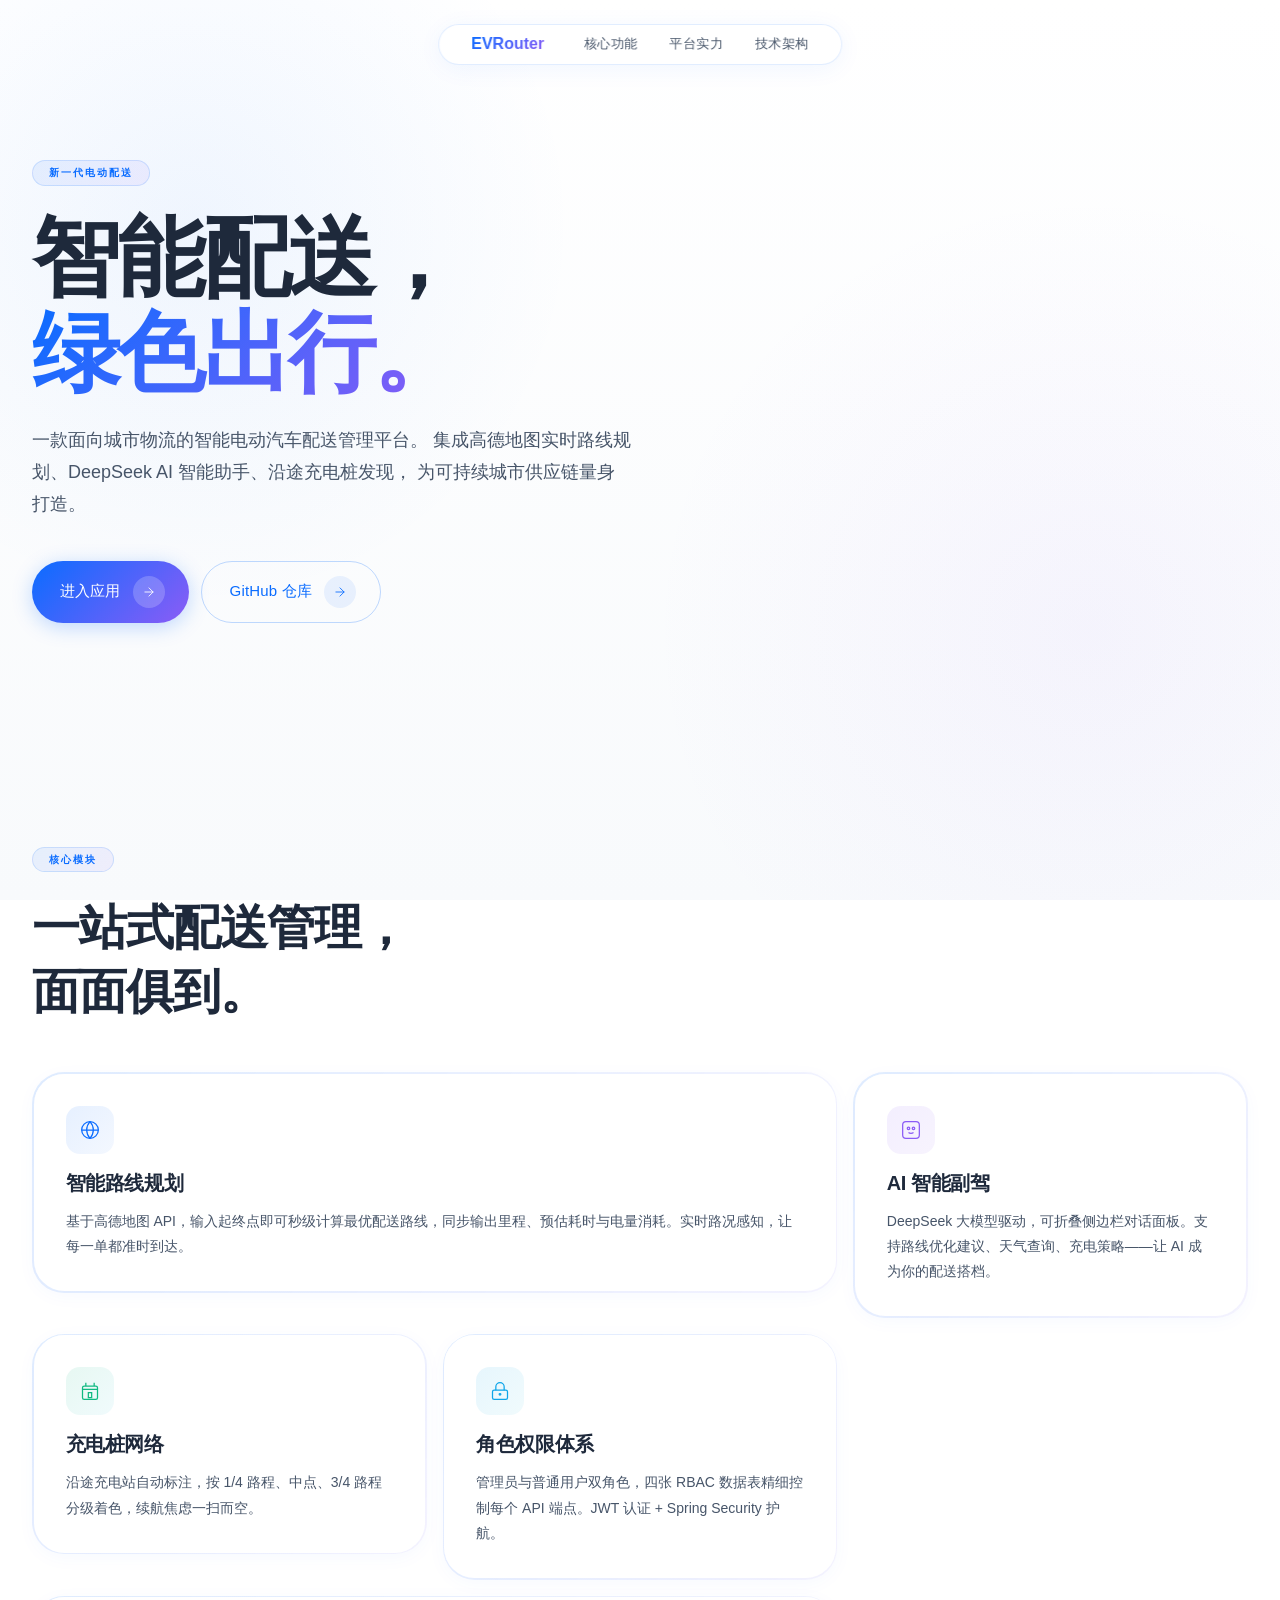
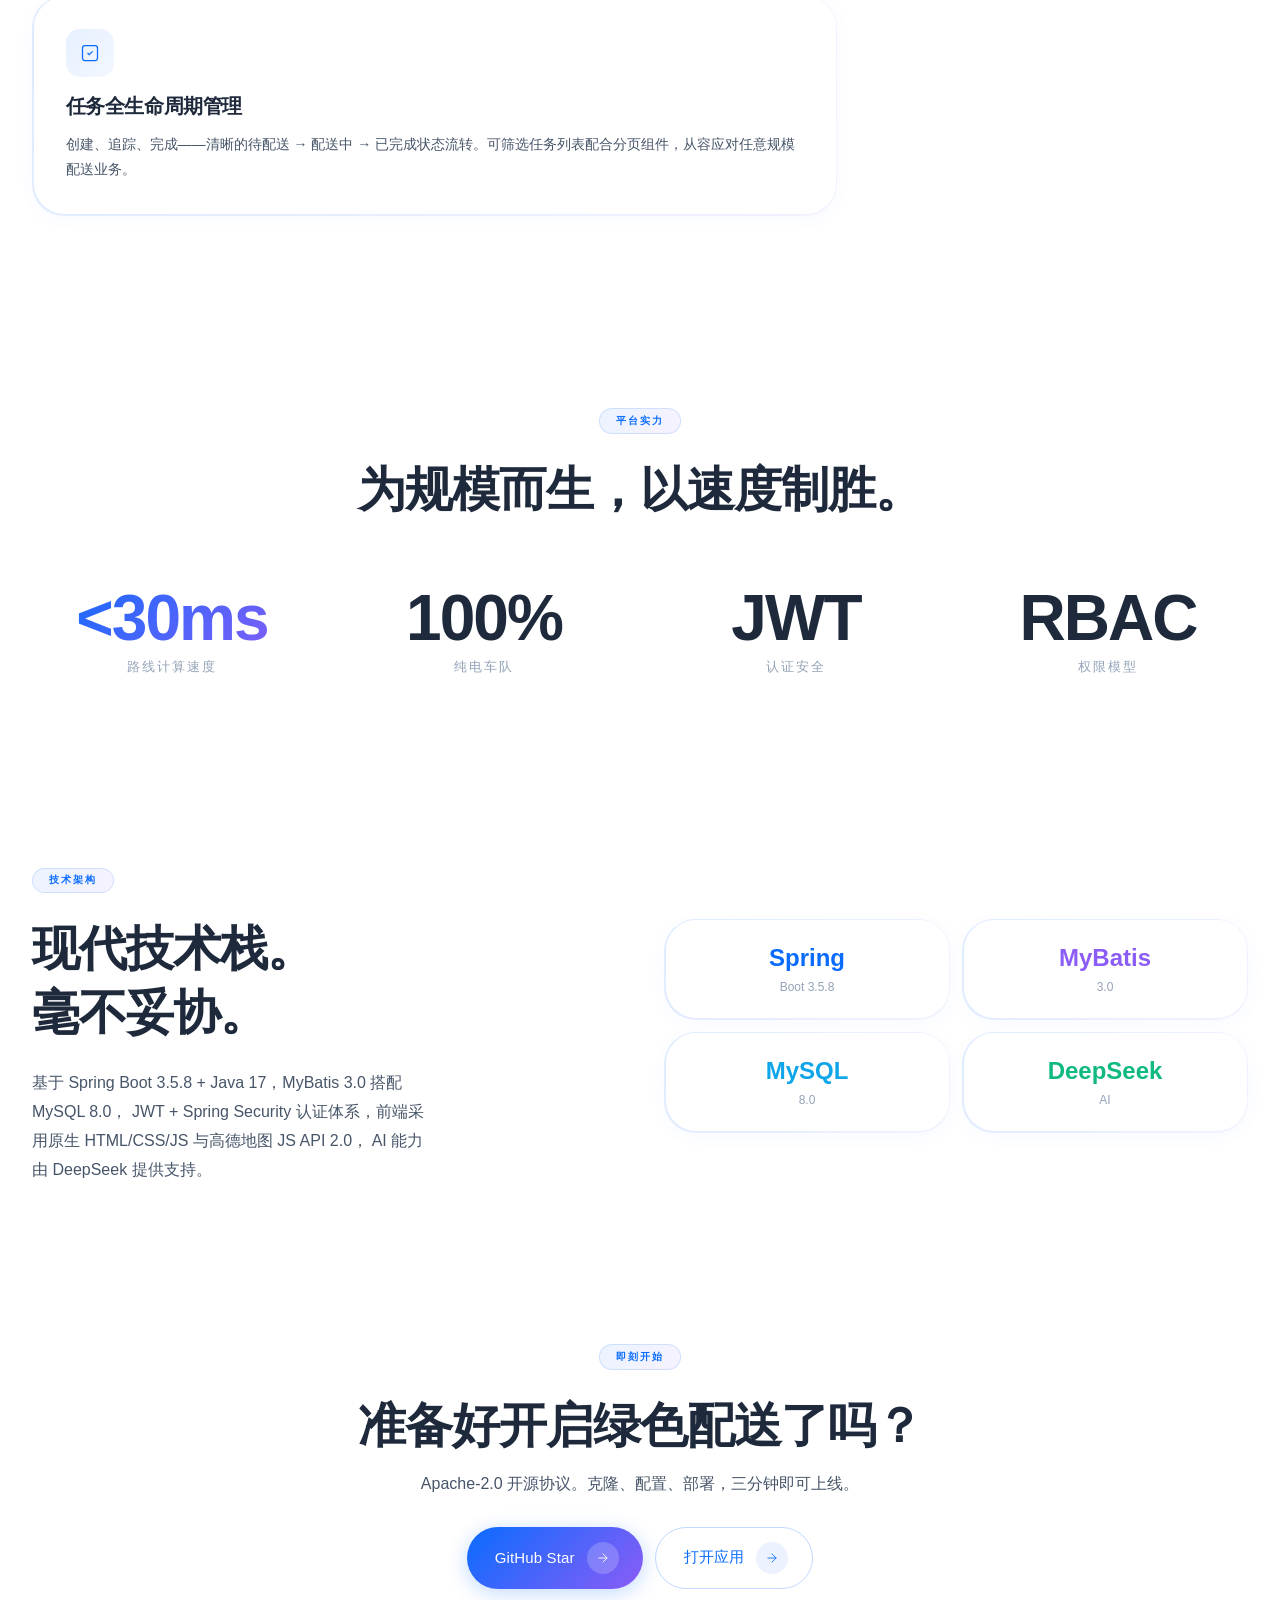
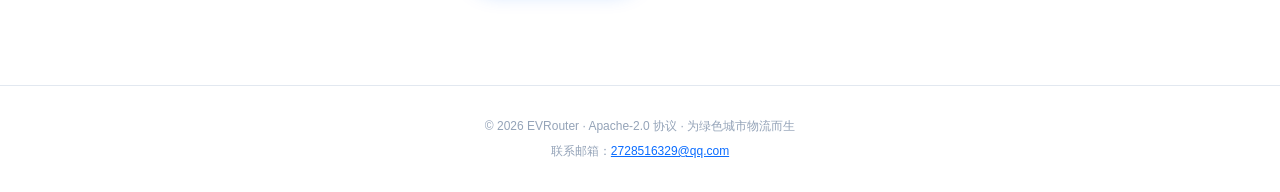
<file: promo.html>
<!DOCTYPE html>
<html lang="zh-CN" class="scroll-smooth">
<head>
  <meta charset="UTF-8">
  <meta name="viewport" content="width=device-width, initial-scale=1.0">
  <title>EVRouter — 智能电动汽车配送管理平台</title>

  <style>
    /* ============================================
       EVRouter 宣传页 — 蓝紫渐变 · 玻璃质感 · Bento
       主色调: #0a6cff / #8b5cf6
       ============================================ */

    *, *::before, *::after { margin: 0; padding: 0; box-sizing: border-box; }

    :root {
      --blue:        #0a6cff;
      --blue-dark:   #0056d6;
      --blue-light:  #3b82f6;
      --purple:      #8b5cf6;
      --purple-dark: #7c3aed;
      --green:       #10b981;
      --cyan:        #0ea5e9;

      --text-primary:   #1e293b;
      --text-secondary: #475569;
      --text-muted:     #94a3b8;
      --text-white:     #ffffff;

      --bg-white:       #ffffff;
      --bg-light:       #f8fafc;
      --border-light:   #e2e8f0;
      --border-medium:  #cbd5e1;

      --glass-bg:       rgba(255,255,255,0.25);
      --glass-bg-solid: rgba(255,255,255,0.85);
      --glass-border:   rgba(255,255,255,0.3);
      --glass-shadow:   0 8px 32px rgba(31,38,135,0.12);

      --radius-sm: 0.75rem;
      --radius-md: 1.25rem;
      --radius-lg: 2rem;

      --ease-spring:   cubic-bezier(0.32,0.72,0,1);
      --ease-out-expo: cubic-bezier(0.16,1,0.3,1);
    }

    html {
      font-family: 'Segoe UI', 'PingFang SC', 'Microsoft YaHei', -apple-system, BlinkMacSystemFont, sans-serif;
      font-weight: 400;
      -webkit-font-smoothing: antialiased;
      background: #ffffff;
      color: var(--text-primary);
    }

    body {
      min-height: 100vh; overflow-x: hidden;
      background:
        radial-gradient(circle at 15% 25%, rgba(10,108,255,0.06) 0%, transparent 30%),
        radial-gradient(circle at 85% 70%, rgba(139,92,246,0.05) 0%, transparent 35%),
        linear-gradient(180deg, #ffffff 0%, #f8fafc 100%);
      background-attachment: fixed;
    }

    h1, h2, h3 { font-weight: 500; letter-spacing: -0.02em; }
    a { color: inherit; text-decoration: none; }

    /* ---------- NAV ---------- */
    .nav-pill {
      position: fixed; top: 1.5rem; left: 50%; transform: translateX(-50%); z-index: 100;
      display: flex; align-items: center; gap: 2rem; padding: 0.65rem 2rem;
      background: var(--glass-bg-solid); backdrop-filter: blur(20px); -webkit-backdrop-filter: blur(20px);
      border: 1px solid rgba(10,108,255,0.12); border-radius: 9999px;
      box-shadow: 0 4px 24px rgba(10,108,255,0.06);
    }
    .nav-pill a {
      font-size: 0.8125rem; font-weight: 500; letter-spacing: 0.03em;
      color: var(--text-secondary); transition: color 0.3s var(--ease-spring);
    }
    .nav-pill a:hover { color: var(--blue); }
    .nav-pill .nav-brand {
      font-weight: 700; font-size: 1rem; color: var(--blue);
      background: linear-gradient(135deg, var(--blue), var(--purple));
      -webkit-background-clip: text; -webkit-text-fill-color: transparent; background-clip: text;
      margin-right: 0.5rem;
    }

    /* ---------- SECTIONS ---------- */
    .section { position: relative; z-index: 10; max-width: 1280px; margin: 0 auto; padding: 6rem 2rem; }
    .section-hero { padding-top: 10rem; padding-bottom: 8rem; }

    /* ---------- EYEBROW ---------- */
    .eyebrow {
      display: inline-block; padding: 0.3rem 1rem; font-size: 0.625rem; font-weight: 600;
      text-transform: uppercase; letter-spacing: 0.2em; border-radius: 9999px;
      background: linear-gradient(135deg, rgba(10,108,255,0.08), rgba(139,92,246,0.08));
      color: var(--blue); border: 1px solid rgba(10,108,255,0.15);
      margin-bottom: 1.5rem;
    }

    /* ---------- HERO ---------- */
    .hero-title {
      font-size: clamp(3rem, 7vw, 5.5rem); font-weight: 700;
      line-height: 1.08; letter-spacing: -0.03em; margin-bottom: 1.5rem;
    }
    .hero-title .accent {
      background: linear-gradient(135deg, var(--blue) 0%, var(--purple) 100%);
      -webkit-background-clip: text; -webkit-text-fill-color: transparent; background-clip: text;
    }
    .hero-sub {
      font-size: 1.125rem; line-height: 1.8; color: var(--text-secondary);
      max-width: 600px; margin-bottom: 2.5rem;
    }

    /* ---------- CTA (Button-in-Button) ---------- */
    .cta-group { display: flex; gap: 0.75rem; flex-wrap: wrap; }
    .cta-btn {
      display: inline-flex; align-items: center; gap: 0.75rem;
      padding: 0.875rem 1.5rem 0.875rem 1.75rem;
      background: linear-gradient(135deg, var(--blue), var(--purple));
      color: #fff; border: none; border-radius: 9999px; cursor: pointer;
      font-family: inherit; font-size: 0.9375rem; font-weight: 500; letter-spacing: 0.01em;
      transition: all 0.5s var(--ease-spring); text-decoration: none;
      box-shadow: 0 4px 20px rgba(10,108,255,0.25);
    }
    .cta-btn:hover { transform: scale(1.03); box-shadow: 0 6px 28px rgba(10,108,255,0.35); }
    .cta-btn:active { transform: scale(0.98); }
    .cta-btn .btn-icon-circle {
      width: 2rem; height: 2rem; border-radius: 50%;
      background: rgba(255,255,255,0.2);
      display: flex; align-items: center; justify-content: center; flex-shrink: 0;
      transition: all 0.4s var(--ease-spring);
    }
    .cta-btn:hover .btn-icon-circle { transform: translateX(3px) translateY(-1px) scale(1.05); background: rgba(255,255,255,0.3); }
    .cta-btn .btn-icon-circle svg { width: 14px; height: 14px; stroke: #fff; stroke-width: 1.5; }

    .cta-btn--secondary {
      background: transparent; color: var(--blue);
      border: 1.5px solid rgba(10,108,255,0.25); box-shadow: none;
    }
    .cta-btn--secondary:hover { background: rgba(10,108,255,0.04); box-shadow: none; }
    .cta-btn--secondary .btn-icon-circle { background: rgba(10,108,255,0.08); }
    .cta-btn--secondary .btn-icon-circle svg { stroke: var(--blue); }

    /* ---------- DOUBLE-BEZEL CARD ---------- */
    .dc-shell {
      padding: 1.5px; border-radius: var(--radius-lg);
      background: linear-gradient(135deg, rgba(10,108,255,0.12), rgba(139,92,246,0.06));
    }
    .dc-core {
      background: var(--bg-white); border-radius: calc(var(--radius-lg) - 1.5px);
      padding: 2rem; height: 100%;
      box-shadow: inset 0 1px 1px rgba(255,255,255,0.8),
                  0 4px 20px rgba(10,108,255,0.04);
    }
    .dc-core h3 { font-size: 1.25rem; font-weight: 600; margin-bottom: 0.75rem; color: var(--text-primary); }
    .dc-core p  { font-size: 0.875rem; line-height: 1.8; color: var(--text-secondary); }

    .dc-icon {
      display: inline-flex; align-items: center; justify-content: center;
      width: 3rem; height: 3rem; border-radius: 0.875rem; margin-bottom: 1rem;
      font-size: 1.25rem;
    }
    .dc-icon--blue   { background: linear-gradient(135deg, rgba(10,108,255,0.1), rgba(59,130,246,0.06)); color: var(--blue); }
    .dc-icon--purple { background: linear-gradient(135deg, rgba(139,92,246,0.1), rgba(124,58,237,0.06)); color: var(--purple); }
    .dc-icon--green  { background: linear-gradient(135deg, rgba(16,185,129,0.1), rgba(6,182,212,0.06)); color: var(--green); }
    .dc-icon--cyan   { background: linear-gradient(135deg, rgba(14,165,233,0.1), rgba(6,182,212,0.06)); color: var(--cyan); }

    /* ---------- BENTO GRID ---------- */
    .bento-grid {
      display: grid; grid-template-columns: repeat(12, 1fr); gap: 1rem;
    }
    .bento-grid > * { min-width: 0; }
    .bento-card {
      opacity: 0; transform: translateY(3rem); filter: blur(6px);
      transition: all 0.9s var(--ease-out-expo);
    }
    .bento-card.visible { opacity: 1; transform: translateY(0); filter: blur(0); }

    /* ---------- STAT ROW ---------- */
    .stat-value {
      font-size: clamp(2.5rem, 5vw, 4rem); font-weight: 700;
      letter-spacing: -0.03em; line-height: 1;
    }
    .stat-label { font-size: 0.8125rem; color: var(--text-muted); text-transform: uppercase; letter-spacing: 0.15em; margin-top: 0.5rem; }

    /* ---------- FOOTER ---------- */
    .footer { position: relative; z-index: 10; border-top: 1px solid var(--border-light); padding: 2rem; text-align: center; font-size: 0.75rem; color: var(--text-muted); }

    /* ---------- REVEAL ---------- */
    .reveal {
      opacity: 0; transform: translateY(2.5rem); filter: blur(6px);
      transition: all 0.85s var(--ease-out-expo);
    }
    .reveal.visible { opacity: 1; transform: translateY(0); filter: blur(0); }

    /* ============================================ */
    /* 深度移动端适配                                */
    /* ============================================ */

    /* --- 1024px 小桌面 / 平板横屏 --- */
    @media (max-width: 1024px) {
      .section { padding: 4rem 1.5rem; }
      .section-hero { padding-top: 8rem; padding-bottom: 5rem; }
      .hero-title { font-size: clamp(2.5rem, 6vw, 4rem); }
      .dc-core { padding: 1.5rem; }
      .dc-core h3 { font-size: 1.1rem; }
    }

    /* --- 768px 平板竖屏 --- */
    @media (max-width: 768px) {
      html { font-size: 15px; }
      .nav-pill {
        gap: 0; padding: 0.55rem 1.25rem; top: 0.75rem;
        border-radius: 9999px; max-width: calc(100vw - 2rem);
      }
      .nav-pill a:not(.nav-brand) { display: none; }
      .nav-pill .nav-brand { font-size: 0.95rem; }

      .section { padding: 2.5rem 1rem; }
      .section-hero { padding-top: 5rem; padding-bottom: 3rem; }

      .hero-title { font-size: 2rem; margin-bottom: 1rem; }
      .hero-sub { font-size: 0.95rem; line-height: 1.7; margin-bottom: 1.75rem; }

      .eyebrow { font-size: 0.6rem; padding: 0.25rem 0.75rem; margin-bottom: 1rem; }

      .cta-group { flex-direction: column; align-items: stretch; gap: 0.6rem; }
      .cta-btn { justify-content: center; padding: 0.8rem 1.25rem; font-size: 0.9rem; }
      .cta-btn .btn-icon-circle { width: 1.75rem; height: 1.75rem; }
      .cta-btn .btn-icon-circle svg { width: 13px; height: 13px; }

      /* Bento: 回退为单列 */
      .bento-grid { grid-template-columns: 1fr; gap: 0.75rem; }
      .bento-card[style*="grid-column"] { grid-column: span 1 !important; }

      .dc-shell { border-radius: var(--radius-md); }
      .dc-core { padding: 1.25rem; border-radius: calc(var(--radius-md) - 1.5px); }
      .dc-core h3 { font-size: 1.05rem; }
      .dc-core p { font-size: 0.85rem; line-height: 1.7; }

      .dc-icon { width: 2.5rem; height: 2.5rem; border-radius: 0.75rem; margin-bottom: 0.75rem; }
      .dc-icon svg { width: 18px; height: 18px; }

      /* Stats: 2x2 */
      .stats-grid {
        grid-template-columns: repeat(2, 1fr) !important;
        gap: 1.25rem !important;
      }
      .stat-value { font-size: clamp(2rem, 8vw, 3rem); }
      .stat-label { font-size: 0.7rem; letter-spacing: 0.1em; }

      /* Tech 区域 */
      .tech-stack-grid { grid-template-columns: 1fr 1fr !important; gap: 0.6rem !important; }

      .footer { padding: 1.5rem 1rem; font-size: 0.7rem; }
    }

    /* --- 480px 手机 --- */
    @media (max-width: 480px) {
      html { font-size: 14px; }
      .nav-pill { padding: 0.5rem 1rem; top: 0.5rem; }

      .section { padding: 2rem 0.75rem; }
      .section-hero { padding-top: 4rem; padding-bottom: 2.5rem; }

      .hero-title { font-size: 1.75rem; line-height: 1.15; }
      .hero-sub { font-size: 0.875rem; }

      .cta-btn { padding: 0.75rem 1rem; font-size: 0.85rem; gap: 0.5rem; }
      .cta-btn .btn-icon-circle { width: 1.6rem; height: 1.6rem; }
      .cta-btn .btn-icon-circle svg { width: 12px; height: 12px; }

      .bento-grid { gap: 0.6rem; }
      .dc-core { padding: 1rem; }

      .stats-grid { gap: 1rem !important; }
      .stat-value { font-size: 1.6rem; }

      .tech-stack-grid { gap: 0.5rem !important; }
      .tech-stack-grid .dc-core { padding: 1rem !important; }
      .tech-stack-grid .dc-core > div:first-child { font-size: 1.2rem !important; }

      .footer { font-size: 0.65rem; }
    }

    /* --- 360px 极小屏 --- */
    @media (max-width: 360px) {
      .hero-title { font-size: 1.5rem; }
      .hero-sub { font-size: 0.8rem; }
      .stats-grid { grid-template-columns: 1fr 1fr !important; }
    }
  </style>
</head>
<body>

  <!-- 悬浮玻璃导航 -->
  <nav class="nav-pill">
    <span class="nav-brand">EVRouter</span>
    <a href="#features">核心功能</a>
    <a href="#capabilities">平台实力</a>
    <a href="#tech">技术架构</a>
  </nav>

  <!-- ============================================ -->
  <!-- 首屏 Hero                                    -->
  <!-- ============================================ -->
  <section class="section section-hero" id="hero">
    <div class="reveal">
      <span class="eyebrow">新一代电动配送</span>
      <h1 class="hero-title">
        智能配送，<br>
        <span class="accent">绿色出行。</span>
      </h1>
      <p class="hero-sub">
        一款面向城市物流的智能电动汽车配送管理平台。
        集成高德地图实时路线规划、DeepSeek AI 智能助手、沿途充电桩发现，
        为可持续城市供应链量身打造。
      </p>
      <div class="cta-group">
        <a href="http://121.40.34.68:8088/" class="cta-btn">
          进入应用
          <span class="btn-icon-circle">
            <svg viewBox="0 0 24 24" fill="none"><path d="M5 12h14M12 5l7 7-7 7" stroke-linecap="round" stroke-linejoin="round"/></svg>
          </span>
        </a>
        <a href="https://github.com/Su-yu-s/ev-delivery-system" class="cta-btn cta-btn--secondary">
          GitHub 仓库
          <span class="btn-icon-circle">
            <svg viewBox="0 0 24 24" fill="none"><path d="M5 12h14M12 5l7 7-7 7" stroke-linecap="round" stroke-linejoin="round"/></svg>
          </span>
        </a>
      </div>
    </div>
  </section>

  <!-- ============================================ -->
  <!-- 核心功能 — 非对称 Bento 网格                  -->
  <!-- ============================================ -->
  <section class="section" id="features">
    <div class="reveal" style="margin-bottom:3rem;">
      <span class="eyebrow">核心模块</span>
      <h2 style="font-size:clamp(2rem,4vw,3rem);font-weight:600;letter-spacing:-0.02em;">一站式配送管理，<br>面面俱到。</h2>
    </div>

    <div class="bento-grid">
      <!-- 卡片 1 — 路线规划 (col-span-8) -->
      <div class="bento-card" style="grid-column:span 8;" data-delay="0">
        <div class="dc-shell">
          <div class="dc-core">
            <div class="dc-icon dc-icon--blue">
              <svg width="20" height="20" viewBox="0 0 24 24" fill="none" stroke="currentColor" stroke-width="1.5"><circle cx="12" cy="12" r="10"/><path d="M2 12h20M12 2a15.3 15.3 0 014 10 15.3 15.3 0 01-4 10M12 2a15.3 15.3 0 00-4 10 15.3 15.3 0 004 10"/></svg>
            </div>
            <h3>智能路线规划</h3>
            <p>基于高德地图 API，输入起终点即可秒级计算最优配送路线，同步输出里程、预估耗时与电量消耗。实时路况感知，让每一单都准时到达。</p>
          </div>
        </div>
      </div>

      <!-- 卡片 2 — AI 助手 (col-span-4) -->
      <div class="bento-card" style="grid-column:span 4;" data-delay="100">
        <div class="dc-shell">
          <div class="dc-core">
            <div class="dc-icon dc-icon--purple">
              <svg width="20" height="20" viewBox="0 0 24 24" fill="none" stroke="currentColor" stroke-width="1.5"><rect x="2" y="2" width="20" height="20" rx="4"/><circle cx="9" cy="10" r="1.5"/><circle cx="15" cy="10" r="1.5"/><path d="M9 15c.83.67 2 1 3 1s2.17-.33 3-1"/></svg>
            </div>
            <h3>AI 智能副驾</h3>
            <p>DeepSeek 大模型驱动，可折叠侧边栏对话面板。支持路线优化建议、天气查询、充电策略——让 AI 成为你的配送搭档。</p>
          </div>
        </div>
      </div>

      <!-- 卡片 3 — 充电网络 (col-span-4) -->
      <div class="bento-card" style="grid-column:span 4;" data-delay="150">
        <div class="dc-shell">
          <div class="dc-core">
            <div class="dc-icon dc-icon--green">
              <svg width="20" height="20" viewBox="0 0 24 24" fill="none" stroke="currentColor" stroke-width="1.5"><path d="M7 2v4M17 2v4M3 10h18M5 6h14a2 2 0 012 2v12a2 2 0 01-2 2H5a2 2 0 01-2-2V8a2 2 0 012-2z"/><path d="M10 14h4v6h-4z"/></svg>
            </div>
            <h3>充电桩网络</h3>
            <p>沿途充电站自动标注，按 1/4 路程、中点、3/4 路程分级着色，续航焦虑一扫而空。</p>
          </div>
        </div>
      </div>

      <!-- 卡片 4 — 权限管控 (col-span-4) -->
      <div class="bento-card" style="grid-column:span 4;" data-delay="200">
        <div class="dc-shell">
          <div class="dc-core">
            <div class="dc-icon dc-icon--cyan">
              <svg width="20" height="20" viewBox="0 0 24 24" fill="none" stroke="currentColor" stroke-width="1.5"><rect x="3" y="11" width="18" height="11" rx="2"/><path d="M7 11V7a5 5 0 0110 0v4"/><circle cx="12" cy="16" r="1"/></svg>
            </div>
            <h3>角色权限体系</h3>
            <p>管理员与普通用户双角色，四张 RBAC 数据表精细控制每个 API 端点。JWT 认证 + Spring Security 护航。</p>
          </div>
        </div>
      </div>

      <!-- 卡片 5 — 任务全生命周期 (col-span-8) -->
      <div class="bento-card" style="grid-column:span 8;" data-delay="250">
        <div class="dc-shell">
          <div class="dc-core">
            <div class="dc-icon dc-icon--blue">
              <svg width="20" height="20" viewBox="0 0 24 24" fill="none" stroke="currentColor" stroke-width="1.5"><rect x="3" y="3" width="18" height="18" rx="3"/><path d="M9 12l2 2 4-4"/></svg>
            </div>
            <h3>任务全生命周期管理</h3>
            <p>创建、追踪、完成——清晰的待配送 → 配送中 → 已完成状态流转。可筛选任务列表配合分页组件，从容应对任意规模配送业务。</p>
          </div>
        </div>
      </div>
    </div>
  </section>

  <!-- ============================================ -->
  <!-- 平台实力 — 数据展示                          -->
  <!-- ============================================ -->
  <section class="section" id="capabilities">
    <div class="reveal" style="text-align:center;margin-bottom:4rem;">
      <span class="eyebrow">平台实力</span>
      <h2 style="font-size:clamp(2rem,4vw,3rem);font-weight:600;letter-spacing:-0.02em;">为规模而生，以速度制胜。</h2>
    </div>

    <div class="stats-grid" style="display:grid;grid-template-columns:repeat(4,1fr);gap:2rem;text-align:center;">
      <div class="reveal" data-delay="0">
        <div class="stat-value" style="background:linear-gradient(135deg,var(--blue),var(--purple));-webkit-background-clip:text;-webkit-text-fill-color:transparent;background-clip:text;">&lt;30ms</div>
        <div class="stat-label">路线计算速度</div>
      </div>
      <div class="reveal" data-delay="100">
        <div class="stat-value">100%</div>
        <div class="stat-label">纯电车队</div>
      </div>
      <div class="reveal" data-delay="200">
        <div class="stat-value">JWT</div>
        <div class="stat-label">认证安全</div>
      </div>
      <div class="reveal" data-delay="300">
        <div class="stat-value">RBAC</div>
        <div class="stat-label">权限模型</div>
      </div>
    </div>
  </section>

  <!-- ============================================ -->
  <!-- 技术架构                                    -->
  <!-- ============================================ -->
  <section class="section" id="tech">
    <div class="reveal" style="display:flex;gap:3rem;align-items:center;flex-wrap:wrap;">
      <div style="flex:1;min-width:280px;">
        <span class="eyebrow">技术架构</span>
        <h2 style="font-size:clamp(2rem,4vw,3rem);font-weight:600;letter-spacing:-0.02em;margin-bottom:1.5rem;">现代技术栈。<br>毫不妥协。</h2>
        <p style="color:var(--text-secondary);line-height:1.8;max-width:400px;">
          基于 Spring Boot 3.5.8 + Java 17，MyBatis 3.0 搭配 MySQL 8.0，
          JWT + Spring Security 认证体系，前端采用原生 HTML/CSS/JS 与高德地图 JS API 2.0，
          AI 能力由 DeepSeek 提供支持。
        </p>
      </div>
      <div class="tech-stack-grid" style="flex:1;min-width:280px;display:grid;grid-template-columns:1fr 1fr;gap:0.75rem;">
        <div class="dc-shell"><div class="dc-core" style="padding:1.5rem;text-align:center;"><div style="font-size:1.5rem;font-weight:600;margin-bottom:0.5rem;color:var(--blue);">Spring</div><div style="font-size:0.75rem;color:var(--text-muted);">Boot 3.5.8</div></div></div>
        <div class="dc-shell"><div class="dc-core" style="padding:1.5rem;text-align:center;"><div style="font-size:1.5rem;font-weight:600;margin-bottom:0.5rem;color:var(--purple);">MyBatis</div><div style="font-size:0.75rem;color:var(--text-muted);">3.0</div></div></div>
        <div class="dc-shell"><div class="dc-core" style="padding:1.5rem;text-align:center;"><div style="font-size:1.5rem;font-weight:600;margin-bottom:0.5rem;color:var(--cyan);">MySQL</div><div style="font-size:0.75rem;color:var(--text-muted);">8.0</div></div></div>
        <div class="dc-shell"><div class="dc-core" style="padding:1.5rem;text-align:center;"><div style="font-size:1.5rem;font-weight:600;margin-bottom:0.5rem;color:var(--green);">DeepSeek</div><div style="font-size:0.75rem;color:var(--text-muted);">AI</div></div></div>
      </div>
    </div>
  </section>

  <!-- ============================================ -->
  <!-- 底部 CTA                                    -->
  <!-- ============================================ -->
  <section class="section" style="text-align:center;padding-top:4rem;padding-bottom:6rem;">
    <div class="reveal">
      <span class="eyebrow">即刻开始</span>
      <h2 style="font-size:clamp(2rem,4vw,3rem);font-weight:600;letter-spacing:-0.02em;margin-bottom:1rem;">准备好开启绿色配送了吗？</h2>
      <p style="color:var(--text-secondary);margin-bottom:2rem;">Apache-2.0 开源协议。克隆、配置、部署，三分钟即可上线。</p>
      <div class="cta-group" style="justify-content:center;">
        <a href="https://github.com/Su-yu-s/ev-delivery-system" class="cta-btn">
          GitHub Star
          <span class="btn-icon-circle">
            <svg viewBox="0 0 24 24" fill="none"><path d="M5 12h14M12 5l7 7-7 7" stroke-linecap="round" stroke-linejoin="round"/></svg>
          </span>
        </a>
        <a href="http://121.40.34.68:8088/" class="cta-btn cta-btn--secondary">
          打开应用
          <span class="btn-icon-circle">
            <svg viewBox="0 0 24 24" fill="none"><path d="M5 12h14M12 5l7 7-7 7" stroke-linecap="round" stroke-linejoin="round"/></svg>
          </span>
        </a>
      </div>
    </div>
  </section>

  <!-- 页脚 -->
  <footer class="footer">
    <div style="margin-bottom:0.5rem;">&copy; 2026 EVRouter · Apache-2.0 协议 · 为绿色城市物流而生</div>
    <div>联系邮箱：<a href="mailto:2728516329@qq.com" style="color:var(--blue);text-decoration:underline;">2728516329@qq.com</a></div>
  </footer>

  <!-- 滚动揭示 -->
  <script>
    (function() {
      var observer = new IntersectionObserver(function(entries) {
        entries.forEach(function(entry) {
          if (entry.isIntersecting) {
            var el = entry.target;
            var delay = el.dataset.delay || 0;
            setTimeout(function() { el.classList.add('visible'); }, delay);
          }
        });
      }, { threshold: 0.15, rootMargin: '0px 0px -40px 0px' });
      document.querySelectorAll('.reveal, .bento-card').forEach(function(el) { observer.observe(el); });
    })();
  </script>

</body>
</html>
</file>
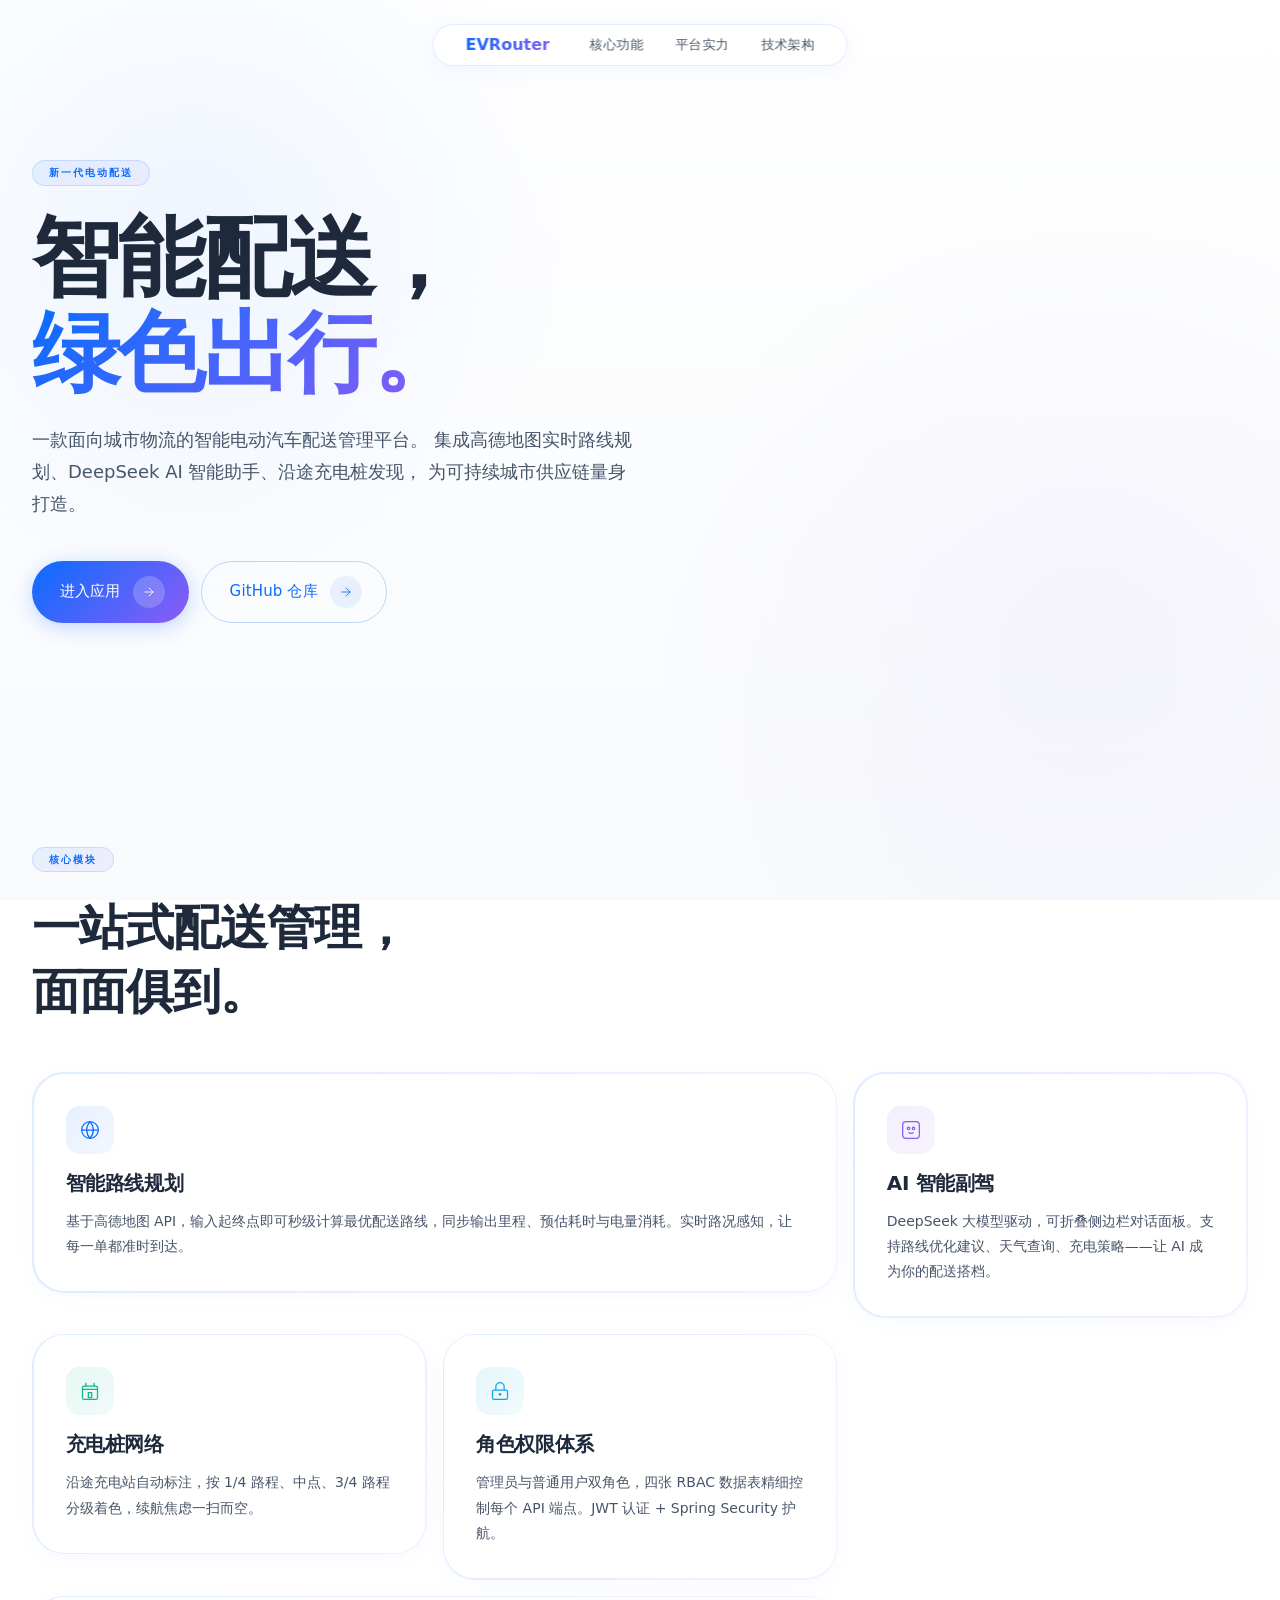
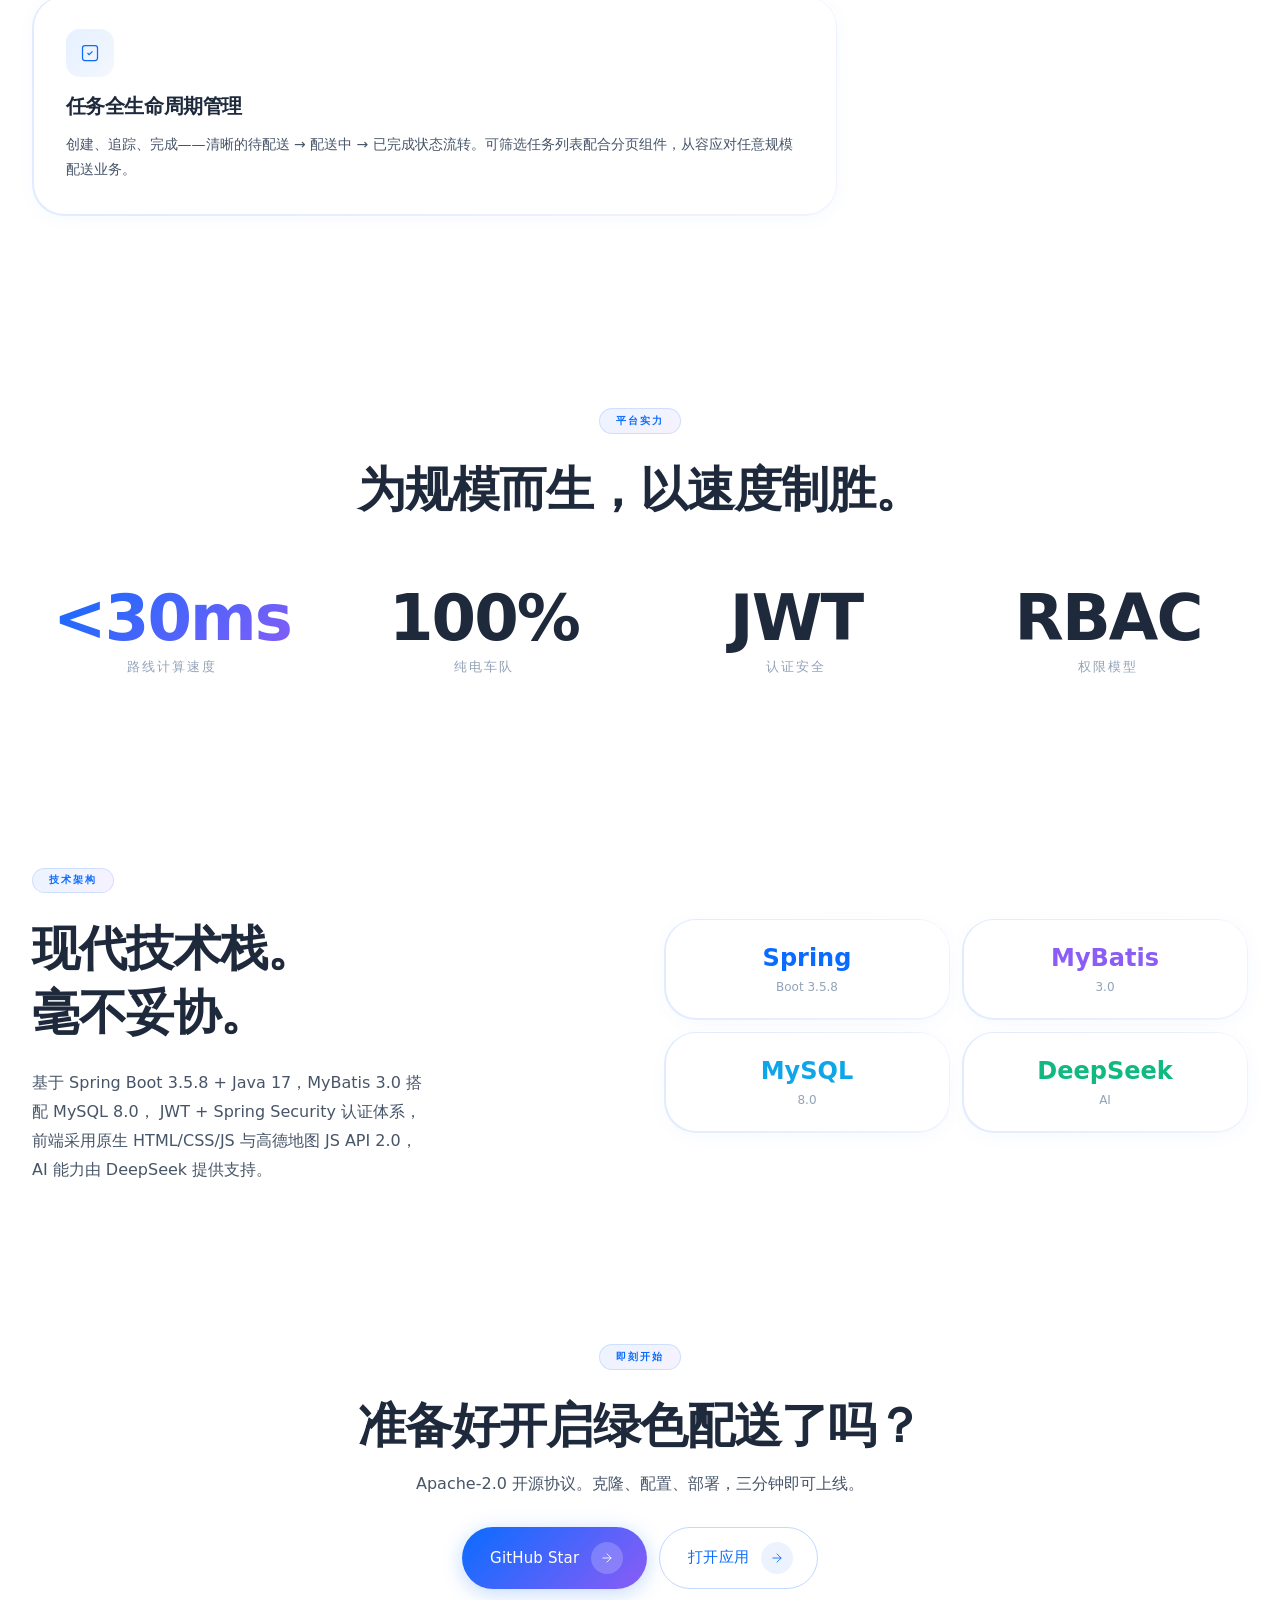
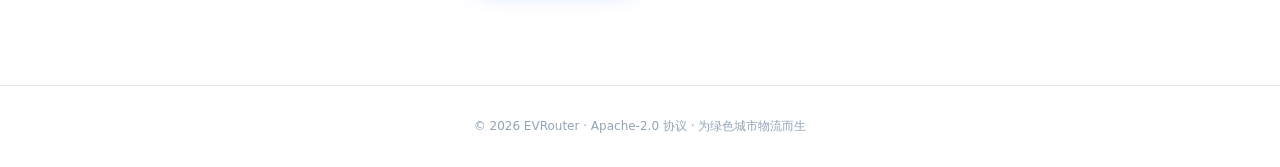
<file: src/main/resources/static/html/promo.html>
<!DOCTYPE html>
<html lang="zh-CN" class="scroll-smooth">
<head>
  <meta charset="UTF-8">
  <meta name="viewport" content="width=device-width, initial-scale=1.0">
  <title>EVRouter — 智能电动汽车配送管理平台</title>

  <!-- Premium Fonts -->
  <link href="https://api.fontshare.com/v2/css?f[]=clash-display@200,300,400,500,600,700&display=swap" rel="stylesheet">

  <style>
    /* ============================================
       EVRouter 宣传页 — 蓝紫渐变 · 玻璃质感 · Bento
       主色调: #0a6cff / #8b5cf6
       ============================================ */

    *, *::before, *::after { margin: 0; padding: 0; box-sizing: border-box; }

    :root {
      --blue:        #0a6cff;
      --blue-dark:   #0056d6;
      --blue-light:  #3b82f6;
      --purple:      #8b5cf6;
      --purple-dark: #7c3aed;
      --green:       #10b981;
      --cyan:        #0ea5e9;

      --text-primary:   #1e293b;
      --text-secondary: #475569;
      --text-muted:     #94a3b8;
      --text-white:     #ffffff;

      --bg-white:       #ffffff;
      --bg-light:       #f8fafc;
      --border-light:   #e2e8f0;
      --border-medium:  #cbd5e1;

      --glass-bg:       rgba(255,255,255,0.25);
      --glass-bg-solid: rgba(255,255,255,0.85);
      --glass-border:   rgba(255,255,255,0.3);
      --glass-shadow:   0 8px 32px rgba(31,38,135,0.12);

      --radius-sm: 0.75rem;
      --radius-md: 1.25rem;
      --radius-lg: 2rem;

      --ease-spring:   cubic-bezier(0.32,0.72,0,1);
      --ease-out-expo: cubic-bezier(0.16,1,0.3,1);
    }

    html {
      font-family: 'Clash Display', 'PingFang SC', 'Microsoft YaHei', system-ui, -apple-system, sans-serif;
      font-weight: 400;
      -webkit-font-smoothing: antialiased;
      background: #ffffff;
      color: var(--text-primary);
    }

    body {
      min-height: 100vh; overflow-x: hidden;
      background:
        radial-gradient(circle at 15% 25%, rgba(10,108,255,0.06) 0%, transparent 30%),
        radial-gradient(circle at 85% 70%, rgba(139,92,246,0.05) 0%, transparent 35%),
        linear-gradient(180deg, #ffffff 0%, #f8fafc 100%);
      background-attachment: fixed;
    }

    h1, h2, h3 { font-weight: 500; letter-spacing: -0.02em; }
    a { color: inherit; text-decoration: none; }

    /* ---------- NAV ---------- */
    .nav-pill {
      position: fixed; top: 1.5rem; left: 50%; transform: translateX(-50%); z-index: 100;
      display: flex; align-items: center; gap: 2rem; padding: 0.65rem 2rem;
      background: var(--glass-bg-solid); backdrop-filter: blur(20px); -webkit-backdrop-filter: blur(20px);
      border: 1px solid rgba(10,108,255,0.12); border-radius: 9999px;
      box-shadow: 0 4px 24px rgba(10,108,255,0.06);
    }
    .nav-pill a {
      font-size: 0.8125rem; font-weight: 500; letter-spacing: 0.03em;
      color: var(--text-secondary); transition: color 0.3s var(--ease-spring);
    }
    .nav-pill a:hover { color: var(--blue); }
    .nav-pill .nav-brand {
      font-weight: 700; font-size: 1rem; color: var(--blue);
      background: linear-gradient(135deg, var(--blue), var(--purple));
      -webkit-background-clip: text; -webkit-text-fill-color: transparent; background-clip: text;
      margin-right: 0.5rem;
    }

    /* ---------- SECTIONS ---------- */
    .section { position: relative; z-index: 10; max-width: 1280px; margin: 0 auto; padding: 6rem 2rem; }
    .section-hero { padding-top: 10rem; padding-bottom: 8rem; }

    /* ---------- EYEBROW ---------- */
    .eyebrow {
      display: inline-block; padding: 0.3rem 1rem; font-size: 0.625rem; font-weight: 600;
      text-transform: uppercase; letter-spacing: 0.2em; border-radius: 9999px;
      background: linear-gradient(135deg, rgba(10,108,255,0.08), rgba(139,92,246,0.08));
      color: var(--blue); border: 1px solid rgba(10,108,255,0.15);
      margin-bottom: 1.5rem;
    }

    /* ---------- HERO ---------- */
    .hero-title {
      font-size: clamp(3rem, 7vw, 5.5rem); font-weight: 700;
      line-height: 1.08; letter-spacing: -0.03em; margin-bottom: 1.5rem;
    }
    .hero-title .accent {
      background: linear-gradient(135deg, var(--blue) 0%, var(--purple) 100%);
      -webkit-background-clip: text; -webkit-text-fill-color: transparent; background-clip: text;
    }
    .hero-sub {
      font-size: 1.125rem; line-height: 1.8; color: var(--text-secondary);
      max-width: 600px; margin-bottom: 2.5rem;
    }

    /* ---------- CTA (Button-in-Button) ---------- */
    .cta-group { display: flex; gap: 0.75rem; flex-wrap: wrap; }
    .cta-btn {
      display: inline-flex; align-items: center; gap: 0.75rem;
      padding: 0.875rem 1.5rem 0.875rem 1.75rem;
      background: linear-gradient(135deg, var(--blue), var(--purple));
      color: #fff; border: none; border-radius: 9999px; cursor: pointer;
      font-family: inherit; font-size: 0.9375rem; font-weight: 500; letter-spacing: 0.01em;
      transition: all 0.5s var(--ease-spring); text-decoration: none;
      box-shadow: 0 4px 20px rgba(10,108,255,0.25);
    }
    .cta-btn:hover { transform: scale(1.03); box-shadow: 0 6px 28px rgba(10,108,255,0.35); }
    .cta-btn:active { transform: scale(0.98); }
    .cta-btn .btn-icon-circle {
      width: 2rem; height: 2rem; border-radius: 50%;
      background: rgba(255,255,255,0.2);
      display: flex; align-items: center; justify-content: center; flex-shrink: 0;
      transition: all 0.4s var(--ease-spring);
    }
    .cta-btn:hover .btn-icon-circle { transform: translateX(3px) translateY(-1px) scale(1.05); background: rgba(255,255,255,0.3); }
    .cta-btn .btn-icon-circle svg { width: 14px; height: 14px; stroke: #fff; stroke-width: 1.5; }

    .cta-btn--secondary {
      background: transparent; color: var(--blue);
      border: 1.5px solid rgba(10,108,255,0.25); box-shadow: none;
    }
    .cta-btn--secondary:hover { background: rgba(10,108,255,0.04); box-shadow: none; }
    .cta-btn--secondary .btn-icon-circle { background: rgba(10,108,255,0.08); }
    .cta-btn--secondary .btn-icon-circle svg { stroke: var(--blue); }

    /* ---------- DOUBLE-BEZEL CARD ---------- */
    .dc-shell {
      padding: 1.5px; border-radius: var(--radius-lg);
      background: linear-gradient(135deg, rgba(10,108,255,0.12), rgba(139,92,246,0.06));
    }
    .dc-core {
      background: var(--bg-white); border-radius: calc(var(--radius-lg) - 1.5px);
      padding: 2rem; height: 100%;
      box-shadow: inset 0 1px 1px rgba(255,255,255,0.8),
                  0 4px 20px rgba(10,108,255,0.04);
    }
    .dc-core h3 { font-size: 1.25rem; font-weight: 600; margin-bottom: 0.75rem; color: var(--text-primary); }
    .dc-core p  { font-size: 0.875rem; line-height: 1.8; color: var(--text-secondary); }

    .dc-icon {
      display: inline-flex; align-items: center; justify-content: center;
      width: 3rem; height: 3rem; border-radius: 0.875rem; margin-bottom: 1rem;
      font-size: 1.25rem;
    }
    .dc-icon--blue   { background: linear-gradient(135deg, rgba(10,108,255,0.1), rgba(59,130,246,0.06)); color: var(--blue); }
    .dc-icon--purple { background: linear-gradient(135deg, rgba(139,92,246,0.1), rgba(124,58,237,0.06)); color: var(--purple); }
    .dc-icon--green  { background: linear-gradient(135deg, rgba(16,185,129,0.1), rgba(6,182,212,0.06)); color: var(--green); }
    .dc-icon--cyan   { background: linear-gradient(135deg, rgba(14,165,233,0.1), rgba(6,182,212,0.06)); color: var(--cyan); }

    /* ---------- BENTO GRID ---------- */
    .bento-grid {
      display: grid; grid-template-columns: repeat(12, 1fr); gap: 1rem;
    }
    .bento-grid > * { min-width: 0; }
    .bento-card {
      opacity: 0; transform: translateY(3rem); filter: blur(6px);
      transition: all 0.9s var(--ease-out-expo);
    }
    .bento-card.visible { opacity: 1; transform: translateY(0); filter: blur(0); }

    /* ---------- STAT ROW ---------- */
    .stat-value {
      font-size: clamp(2.5rem, 5vw, 4rem); font-weight: 700;
      letter-spacing: -0.03em; line-height: 1;
    }
    .stat-label { font-size: 0.8125rem; color: var(--text-muted); text-transform: uppercase; letter-spacing: 0.15em; margin-top: 0.5rem; }

    /* ---------- FOOTER ---------- */
    .footer { position: relative; z-index: 10; border-top: 1px solid var(--border-light); padding: 2rem; text-align: center; font-size: 0.75rem; color: var(--text-muted); }

    /* ---------- REVEAL ---------- */
    .reveal {
      opacity: 0; transform: translateY(2.5rem); filter: blur(6px);
      transition: all 0.85s var(--ease-out-expo);
    }
    .reveal.visible { opacity: 1; transform: translateY(0); filter: blur(0); }

    /* ---------- RESPONSIVE ---------- */
    @media (max-width: 768px) {
      .nav-pill { gap: 1rem; padding: 0.6rem 1.25rem; top: 1rem; }
      .nav-pill a:not(.nav-brand) { display: none; }
      .section { padding: 3rem 1rem; }
      .section-hero { padding-top: 6rem; padding-bottom: 4rem; }
      .bento-grid { grid-template-columns: 1fr; gap: 0.75rem; }
      .hero-title { font-size: 2.25rem; }
      .cta-group { flex-direction: column; align-items: stretch; }
    }
  </style>
</head>
<body>

  <!-- 悬浮玻璃导航 -->
  <nav class="nav-pill">
    <span class="nav-brand">EVRouter</span>
    <a href="#features">核心功能</a>
    <a href="#capabilities">平台实力</a>
    <a href="#tech">技术架构</a>
  </nav>

  <!-- ============================================ -->
  <!-- 首屏 Hero                                    -->
  <!-- ============================================ -->
  <section class="section section-hero" id="hero">
    <div class="reveal">
      <span class="eyebrow">新一代电动配送</span>
      <h1 class="hero-title">
        智能配送，<br>
        <span class="accent">绿色出行。</span>
      </h1>
      <p class="hero-sub">
        一款面向城市物流的智能电动汽车配送管理平台。
        集成高德地图实时路线规划、DeepSeek AI 智能助手、沿途充电桩发现，
        为可持续城市供应链量身打造。
      </p>
      <div class="cta-group">
        <a href="http://121.40.34.68:8088/" class="cta-btn">
          进入应用
          <span class="btn-icon-circle">
            <svg viewBox="0 0 24 24" fill="none"><path d="M5 12h14M12 5l7 7-7 7" stroke-linecap="round" stroke-linejoin="round"/></svg>
          </span>
        </a>
        <a href="https://github.com/Su-yu-s/ev-delivery-system" class="cta-btn cta-btn--secondary">
          GitHub 仓库
          <span class="btn-icon-circle">
            <svg viewBox="0 0 24 24" fill="none"><path d="M5 12h14M12 5l7 7-7 7" stroke-linecap="round" stroke-linejoin="round"/></svg>
          </span>
        </a>
      </div>
    </div>
  </section>

  <!-- ============================================ -->
  <!-- 核心功能 — 非对称 Bento 网格                  -->
  <!-- ============================================ -->
  <section class="section" id="features">
    <div class="reveal" style="margin-bottom:3rem;">
      <span class="eyebrow">核心模块</span>
      <h2 style="font-size:clamp(2rem,4vw,3rem);font-weight:600;letter-spacing:-0.02em;">一站式配送管理，<br>面面俱到。</h2>
    </div>

    <div class="bento-grid">
      <!-- 卡片 1 — 路线规划 (col-span-8) -->
      <div class="bento-card" style="grid-column:span 8;" data-delay="0">
        <div class="dc-shell">
          <div class="dc-core">
            <div class="dc-icon dc-icon--blue">
              <svg width="20" height="20" viewBox="0 0 24 24" fill="none" stroke="currentColor" stroke-width="1.5"><circle cx="12" cy="12" r="10"/><path d="M2 12h20M12 2a15.3 15.3 0 014 10 15.3 15.3 0 01-4 10M12 2a15.3 15.3 0 00-4 10 15.3 15.3 0 004 10"/></svg>
            </div>
            <h3>智能路线规划</h3>
            <p>基于高德地图 API，输入起终点即可秒级计算最优配送路线，同步输出里程、预估耗时与电量消耗。实时路况感知，让每一单都准时到达。</p>
          </div>
        </div>
      </div>

      <!-- 卡片 2 — AI 助手 (col-span-4) -->
      <div class="bento-card" style="grid-column:span 4;" data-delay="100">
        <div class="dc-shell">
          <div class="dc-core">
            <div class="dc-icon dc-icon--purple">
              <svg width="20" height="20" viewBox="0 0 24 24" fill="none" stroke="currentColor" stroke-width="1.5"><rect x="2" y="2" width="20" height="20" rx="4"/><circle cx="9" cy="10" r="1.5"/><circle cx="15" cy="10" r="1.5"/><path d="M9 15c.83.67 2 1 3 1s2.17-.33 3-1"/></svg>
            </div>
            <h3>AI 智能副驾</h3>
            <p>DeepSeek 大模型驱动，可折叠侧边栏对话面板。支持路线优化建议、天气查询、充电策略——让 AI 成为你的配送搭档。</p>
          </div>
        </div>
      </div>

      <!-- 卡片 3 — 充电网络 (col-span-4) -->
      <div class="bento-card" style="grid-column:span 4;" data-delay="150">
        <div class="dc-shell">
          <div class="dc-core">
            <div class="dc-icon dc-icon--green">
              <svg width="20" height="20" viewBox="0 0 24 24" fill="none" stroke="currentColor" stroke-width="1.5"><path d="M7 2v4M17 2v4M3 10h18M5 6h14a2 2 0 012 2v12a2 2 0 01-2 2H5a2 2 0 01-2-2V8a2 2 0 012-2z"/><path d="M10 14h4v6h-4z"/></svg>
            </div>
            <h3>充电桩网络</h3>
            <p>沿途充电站自动标注，按 1/4 路程、中点、3/4 路程分级着色，续航焦虑一扫而空。</p>
          </div>
        </div>
      </div>

      <!-- 卡片 4 — 权限管控 (col-span-4) -->
      <div class="bento-card" style="grid-column:span 4;" data-delay="200">
        <div class="dc-shell">
          <div class="dc-core">
            <div class="dc-icon dc-icon--cyan">
              <svg width="20" height="20" viewBox="0 0 24 24" fill="none" stroke="currentColor" stroke-width="1.5"><rect x="3" y="11" width="18" height="11" rx="2"/><path d="M7 11V7a5 5 0 0110 0v4"/><circle cx="12" cy="16" r="1"/></svg>
            </div>
            <h3>角色权限体系</h3>
            <p>管理员与普通用户双角色，四张 RBAC 数据表精细控制每个 API 端点。JWT 认证 + Spring Security 护航。</p>
          </div>
        </div>
      </div>

      <!-- 卡片 5 — 任务全生命周期 (col-span-8) -->
      <div class="bento-card" style="grid-column:span 8;" data-delay="250">
        <div class="dc-shell">
          <div class="dc-core">
            <div class="dc-icon dc-icon--blue">
              <svg width="20" height="20" viewBox="0 0 24 24" fill="none" stroke="currentColor" stroke-width="1.5"><rect x="3" y="3" width="18" height="18" rx="3"/><path d="M9 12l2 2 4-4"/></svg>
            </div>
            <h3>任务全生命周期管理</h3>
            <p>创建、追踪、完成——清晰的待配送 → 配送中 → 已完成状态流转。可筛选任务列表配合分页组件，从容应对任意规模配送业务。</p>
          </div>
        </div>
      </div>
    </div>
  </section>

  <!-- ============================================ -->
  <!-- 平台实力 — 数据展示                          -->
  <!-- ============================================ -->
  <section class="section" id="capabilities">
    <div class="reveal" style="text-align:center;margin-bottom:4rem;">
      <span class="eyebrow">平台实力</span>
      <h2 style="font-size:clamp(2rem,4vw,3rem);font-weight:600;letter-spacing:-0.02em;">为规模而生，以速度制胜。</h2>
    </div>

    <div style="display:grid;grid-template-columns:repeat(4,1fr);gap:2rem;text-align:center;">
      <div class="reveal" data-delay="0">
        <div class="stat-value" style="background:linear-gradient(135deg,var(--blue),var(--purple));-webkit-background-clip:text;-webkit-text-fill-color:transparent;background-clip:text;">&lt;30ms</div>
        <div class="stat-label">路线计算速度</div>
      </div>
      <div class="reveal" data-delay="100">
        <div class="stat-value">100%</div>
        <div class="stat-label">纯电车队</div>
      </div>
      <div class="reveal" data-delay="200">
        <div class="stat-value">JWT</div>
        <div class="stat-label">认证安全</div>
      </div>
      <div class="reveal" data-delay="300">
        <div class="stat-value">RBAC</div>
        <div class="stat-label">权限模型</div>
      </div>
    </div>
  </section>

  <!-- ============================================ -->
  <!-- 技术架构                                    -->
  <!-- ============================================ -->
  <section class="section" id="tech">
    <div class="reveal" style="display:flex;gap:3rem;align-items:center;flex-wrap:wrap;">
      <div style="flex:1;min-width:280px;">
        <span class="eyebrow">技术架构</span>
        <h2 style="font-size:clamp(2rem,4vw,3rem);font-weight:600;letter-spacing:-0.02em;margin-bottom:1.5rem;">现代技术栈。<br>毫不妥协。</h2>
        <p style="color:var(--text-secondary);line-height:1.8;max-width:400px;">
          基于 Spring Boot 3.5.8 + Java 17，MyBatis 3.0 搭配 MySQL 8.0，
          JWT + Spring Security 认证体系，前端采用原生 HTML/CSS/JS 与高德地图 JS API 2.0，
          AI 能力由 DeepSeek 提供支持。
        </p>
      </div>
      <div style="flex:1;min-width:280px;display:grid;grid-template-columns:1fr 1fr;gap:0.75rem;">
        <div class="dc-shell"><div class="dc-core" style="padding:1.5rem;text-align:center;"><div style="font-size:1.5rem;font-weight:600;margin-bottom:0.5rem;color:var(--blue);">Spring</div><div style="font-size:0.75rem;color:var(--text-muted);">Boot 3.5.8</div></div></div>
        <div class="dc-shell"><div class="dc-core" style="padding:1.5rem;text-align:center;"><div style="font-size:1.5rem;font-weight:600;margin-bottom:0.5rem;color:var(--purple);">MyBatis</div><div style="font-size:0.75rem;color:var(--text-muted);">3.0</div></div></div>
        <div class="dc-shell"><div class="dc-core" style="padding:1.5rem;text-align:center;"><div style="font-size:1.5rem;font-weight:600;margin-bottom:0.5rem;color:var(--cyan);">MySQL</div><div style="font-size:0.75rem;color:var(--text-muted);">8.0</div></div></div>
        <div class="dc-shell"><div class="dc-core" style="padding:1.5rem;text-align:center;"><div style="font-size:1.5rem;font-weight:600;margin-bottom:0.5rem;color:var(--green);">DeepSeek</div><div style="font-size:0.75rem;color:var(--text-muted);">AI</div></div></div>
      </div>
    </div>
  </section>

  <!-- ============================================ -->
  <!-- 底部 CTA                                    -->
  <!-- ============================================ -->
  <section class="section" style="text-align:center;padding-top:4rem;padding-bottom:6rem;">
    <div class="reveal">
      <span class="eyebrow">即刻开始</span>
      <h2 style="font-size:clamp(2rem,4vw,3rem);font-weight:600;letter-spacing:-0.02em;margin-bottom:1rem;">准备好开启绿色配送了吗？</h2>
      <p style="color:var(--text-secondary);margin-bottom:2rem;">Apache-2.0 开源协议。克隆、配置、部署，三分钟即可上线。</p>
      <div class="cta-group" style="justify-content:center;">
        <a href="https://github.com/Su-yu-s/ev-delivery-system" class="cta-btn">
          GitHub Star
          <span class="btn-icon-circle">
            <svg viewBox="0 0 24 24" fill="none"><path d="M5 12h14M12 5l7 7-7 7" stroke-linecap="round" stroke-linejoin="round"/></svg>
          </span>
        </a>
        <a href="http://121.40.34.68:8088/" class="cta-btn cta-btn--secondary">
          打开应用
          <span class="btn-icon-circle">
            <svg viewBox="0 0 24 24" fill="none"><path d="M5 12h14M12 5l7 7-7 7" stroke-linecap="round" stroke-linejoin="round"/></svg>
          </span>
        </a>
      </div>
    </div>
  </section>

  <!-- 页脚 -->
  <footer class="footer">
    &copy; 2026 EVRouter · Apache-2.0 协议 · 为绿色城市物流而生
  </footer>

  <!-- 滚动揭示 -->
  <script>
    (function() {
      var observer = new IntersectionObserver(function(entries) {
        entries.forEach(function(entry) {
          if (entry.isIntersecting) {
            var el = entry.target;
            var delay = el.dataset.delay || 0;
            setTimeout(function() { el.classList.add('visible'); }, delay);
          }
        });
      }, { threshold: 0.15, rootMargin: '0px 0px -40px 0px' });
      document.querySelectorAll('.reveal, .bento-card').forEach(function(el) { observer.observe(el); });
    })();
  </script>

</body>
</html>
</file>
